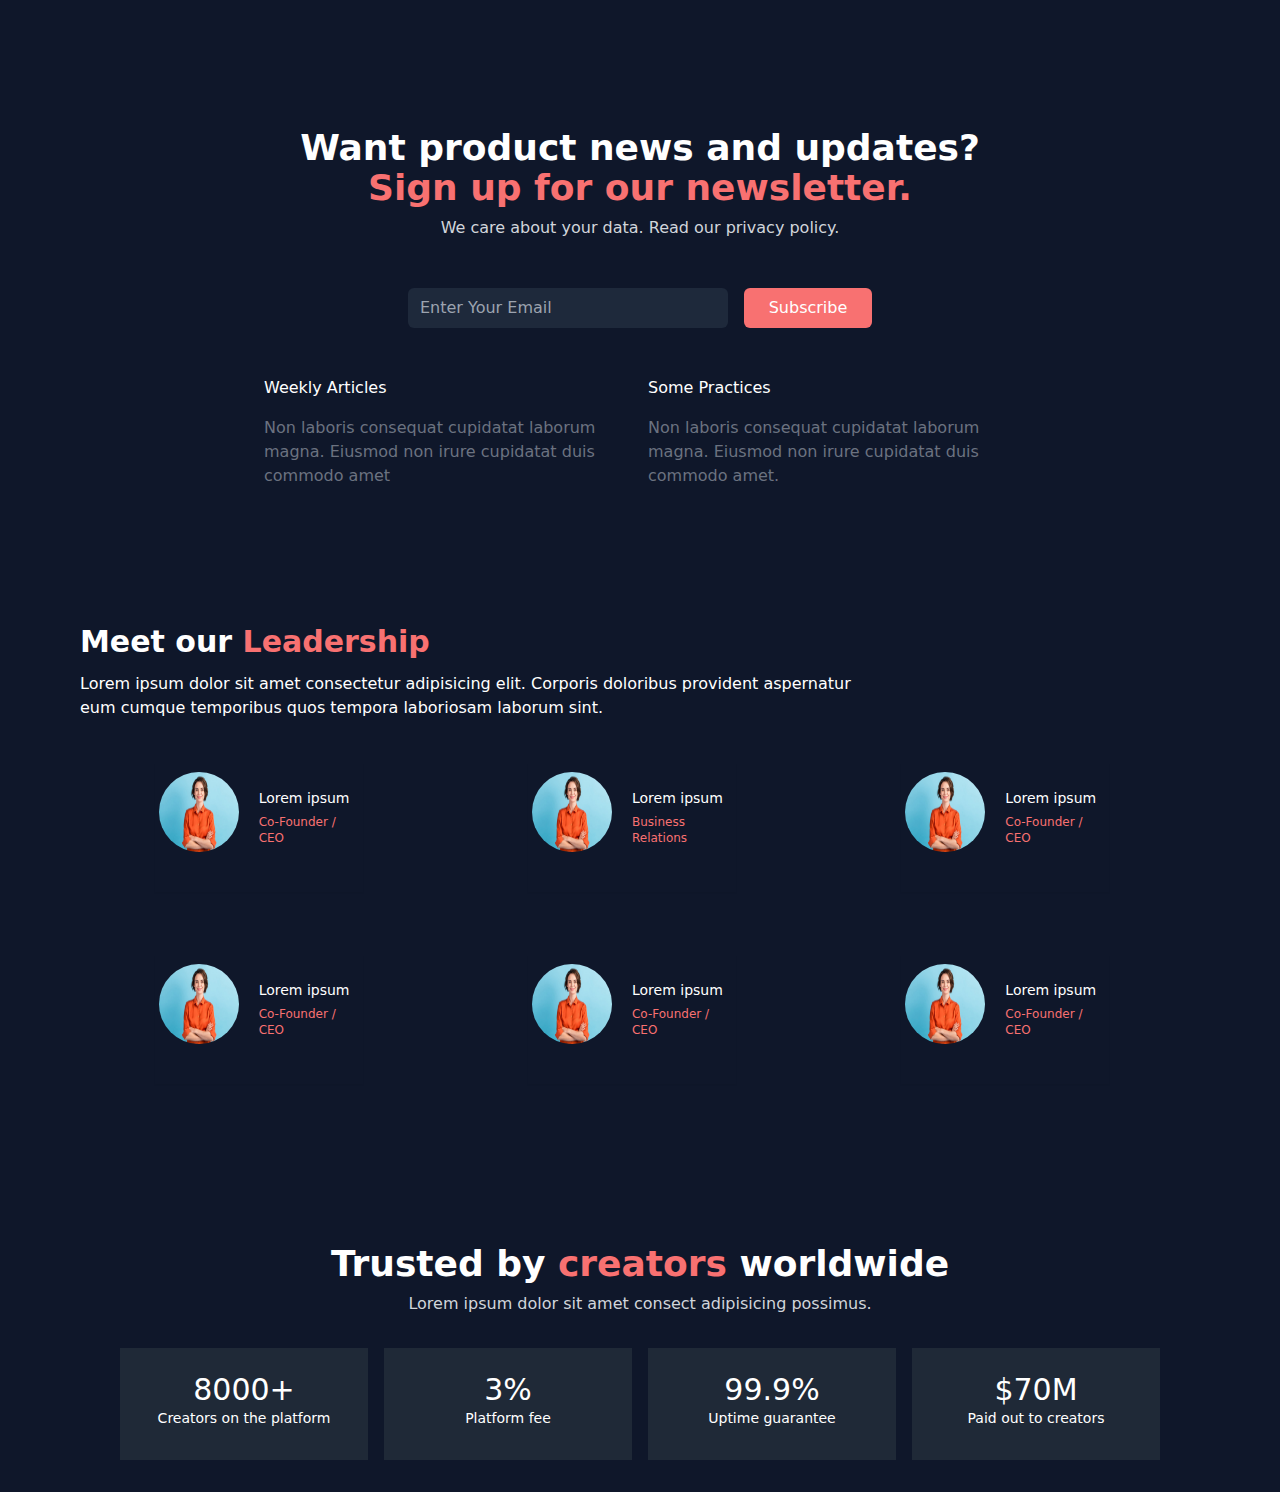
<file: main/index.html>
<!DOCTYPE html>
<html lang="en">
<head>
    <meta charset="UTF-8">
    <meta name="viewport" content="width=device-width, initial-scale=1.0">
    <title>TailWind-CSS</title>
    <link rel="stylesheet" href="style.css">
</head>

    <body class="bg-slate-900">

   <div class="mt-32 text-center">
    <h2 class="text-white font-bold text-4xl">Want product news and updates?</h2>
    <h2 class="text-red-400 font-bold text-4xl">Sign up for our newsletter.</h2>
    <h2 class="text-gray-300 font-normal text-md mt-2 ">We care about your data. Read our privacy policy.</h2>   </div>
    <div class="text-center">
        <div ><input class="mt-12 w-80 px-3 py-2 bg-slate-800 rounded-md text-gray-500" type="text" name="" id="" placeholder="Enter Your Email"><button class="bg-red-400 mt-6 text-center shadow-slate-200 text-white p-2 w-32 ml-4 rounded-md hover:text-red-400 hover:bg-white transition duration-150 ease">Subscribe</button></div>
    </div>  

     <div class="flex mt-10 justify-center">
        <div class="w-96">
        <h3 class="text-white p-2">Weekly Articles</h3>
        <p class="text-gray-500 p-2">Non laboris consequat cupidatat laborum magna. Eiusmod non irure cupidatat duis commodo amet</p>
        </div>
        <div class="w-96">
        <h3 class="text-white p-2">Some Practices</h3>
        <p class="text-gray-500 p-2">Non laboris consequat cupidatat laborum magna. Eiusmod non irure cupidatat duis commodo amet.</p>
        </div>
    </div>
    
    <div class="mt-32 mx-20">
      <h2 class="text-white font-bold text-3xl">Meet our <span class="text-red-400">Leadership</span></h2>
      <p class="text-white my-3">Lorem ipsum dolor sit amet consectetur adipisicing elit. Corporis doloribus provident aspernatur <br> eum cumque temporibus quos tempora laboriosam laborum sint.</p>

      <div class="grid grid-cols-1 md:grid-cols-2 lg:grid-cols-3 h-96 w-full place-items-center">
        <div class="w-52 h-32 shadow-sm mr-4 py-2 px-1  grid grid-cols-2">
          <img src="person.jpg" alt="" class="w-20 h-20 rounded-full">
          <div class="mt-4">
              <p class="text-white justify-center text-sm">Lorem ipsum</p>
              <p class="text-red-400 pt-1.5 text-xs">Co-Founder / CEO</p>
          </div>
      </div>
      <div class="w-52 h-32 shadow-sm mr-4 py-2 px-1  grid grid-cols-2">
        <img src="person.jpg" alt="" class="w-20 h-20 rounded-full">
        <div class="mt-4">
            <p class="text-white justify-center text-sm">Lorem ipsum</p>
            <p class="text-red-400 pt-1.5 text-xs">Business Relations</p>
        </div>
    </div>
    <div class="w-52 h-32 shadow-sm mr-4 py-2 px-1  grid grid-cols-2">
      <img src="person.jpg" alt="" class="w-20 h-20 rounded-full">
      <div class="mt-4">
          <p class="text-white justify-center text-sm">Lorem ipsum</p>
          <p class="text-red-400 pt-1.5 text-xs">Co-Founder / CEO</p>
      </div>
  </div>
  <div class="w-52 h-32 shadow-sm mr-4 py-2 px-1  grid grid-cols-2">
    <img src="person.jpg" alt="" class="w-20 h-20 rounded-full">
    <div class="mt-4">
        <p class="text-white justify-center text-sm">Lorem ipsum</p>
        <p class="text-red-400 pt-1.5 text-xs">Co-Founder / CEO</p>
    </div>
</div>
<div class="w-52 h-32 shadow-sm mr-4 py-2 px-1  grid grid-cols-2">
  <img src="person.jpg" alt="" class="w-20 h-20 rounded-full">
  <div class="mt-4">
      <p class="text-white justify-center text-sm">Lorem ipsum</p>
      <p class="text-red-400 pt-1.5 text-xs">Co-Founder / CEO</p>
  </div>
</div>
<div class="w-52 h-32 shadow-sm mr-4 py-2 px-1  grid grid-cols-2">
  <img src="person.jpg" alt="" class="w-20 h-20 rounded-full">
  <div class="mt-4">  
      <p class="text-white justify-center text-sm">Lorem ipsum</p>
      <p class="text-red-400 pt-1.5 text-xs">Co-Founder / CEO</p>
  </div>
</div>

  </div>  

  <div class="text-center mt-32">
    <h2 class="text-white font-bold text-4xl">Trusted by <span class="text-red-400">creators</span> worldwide</h2>
    <h2 class="text-gray-300 font-normal text-md mt-2 ">Lorem ipsum dolor sit amet consect adipisicing possimus.</h2>
  </div>

  <div class="flex mt-8 mx-8 mb-8">
    <div class="h-28 w-64 bg-gray-800 mx-2">
      <h2 class="text-center text-3xl text-white mt-6">8000+</h2>
      <p class="text-center text-sm text-white">Creators on the platform</p>
    </div>
    <div class="h-28 w-64 bg-gray-800 mx-2">
      <h2 class="text-center text-3xl text-white mt-6">3%</h2>
      <p class="text-center text-sm text-white">Platform fee</p>
    </div>
    <div class="h-28 w-64 bg-gray-800 mx-2">
      <h2 class="text-center text-3xl text-white mt-6">99.9%</h2>
      <p class="text-center text-sm text-white">Uptime guarantee</p>
    </div>
    <div class="h-28 w-64 bg-gray-800 mx-2">
      <h2 class="text-center text-3xl text-white mt-6">$70M</h2>
      <p class="text-center text-sm text-white">Paid out to creators</p>
    </div>
    
    
  </div>
</body>
</html>
</file>
<file: main/style.css>
*, ::before, ::after {
  --tw-border-spacing-x: 0;
  --tw-border-spacing-y: 0;
  --tw-translate-x: 0;
  --tw-translate-y: 0;
  --tw-rotate: 0;
  --tw-skew-x: 0;
  --tw-skew-y: 0;
  --tw-scale-x: 1;
  --tw-scale-y: 1;
  --tw-pan-x:  ;
  --tw-pan-y:  ;
  --tw-pinch-zoom:  ;
  --tw-scroll-snap-strictness: proximity;
  --tw-gradient-from-position:  ;
  --tw-gradient-via-position:  ;
  --tw-gradient-to-position:  ;
  --tw-ordinal:  ;
  --tw-slashed-zero:  ;
  --tw-numeric-figure:  ;
  --tw-numeric-spacing:  ;
  --tw-numeric-fraction:  ;
  --tw-ring-inset:  ;
  --tw-ring-offset-width: 0px;
  --tw-ring-offset-color: #fff;
  --tw-ring-color: rgb(59 130 246 / 0.5);
  --tw-ring-offset-shadow: 0 0 #0000;
  --tw-ring-shadow: 0 0 #0000;
  --tw-shadow: 0 0 #0000;
  --tw-shadow-colored: 0 0 #0000;
  --tw-blur:  ;
  --tw-brightness:  ;
  --tw-contrast:  ;
  --tw-grayscale:  ;
  --tw-hue-rotate:  ;
  --tw-invert:  ;
  --tw-saturate:  ;
  --tw-sepia:  ;
  --tw-drop-shadow:  ;
  --tw-backdrop-blur:  ;
  --tw-backdrop-brightness:  ;
  --tw-backdrop-contrast:  ;
  --tw-backdrop-grayscale:  ;
  --tw-backdrop-hue-rotate:  ;
  --tw-backdrop-invert:  ;
  --tw-backdrop-opacity:  ;
  --tw-backdrop-saturate:  ;
  --tw-backdrop-sepia:  ;
  --tw-contain-size:  ;
  --tw-contain-layout:  ;
  --tw-contain-paint:  ;
  --tw-contain-style:  ;
}

::backdrop {
  --tw-border-spacing-x: 0;
  --tw-border-spacing-y: 0;
  --tw-translate-x: 0;
  --tw-translate-y: 0;
  --tw-rotate: 0;
  --tw-skew-x: 0;
  --tw-skew-y: 0;
  --tw-scale-x: 1;
  --tw-scale-y: 1;
  --tw-pan-x:  ;
  --tw-pan-y:  ;
  --tw-pinch-zoom:  ;
  --tw-scroll-snap-strictness: proximity;
  --tw-gradient-from-position:  ;
  --tw-gradient-via-position:  ;
  --tw-gradient-to-position:  ;
  --tw-ordinal:  ;
  --tw-slashed-zero:  ;
  --tw-numeric-figure:  ;
  --tw-numeric-spacing:  ;
  --tw-numeric-fraction:  ;
  --tw-ring-inset:  ;
  --tw-ring-offset-width: 0px;
  --tw-ring-offset-color: #fff;
  --tw-ring-color: rgb(59 130 246 / 0.5);
  --tw-ring-offset-shadow: 0 0 #0000;
  --tw-ring-shadow: 0 0 #0000;
  --tw-shadow: 0 0 #0000;
  --tw-shadow-colored: 0 0 #0000;
  --tw-blur:  ;
  --tw-brightness:  ;
  --tw-contrast:  ;
  --tw-grayscale:  ;
  --tw-hue-rotate:  ;
  --tw-invert:  ;
  --tw-saturate:  ;
  --tw-sepia:  ;
  --tw-drop-shadow:  ;
  --tw-backdrop-blur:  ;
  --tw-backdrop-brightness:  ;
  --tw-backdrop-contrast:  ;
  --tw-backdrop-grayscale:  ;
  --tw-backdrop-hue-rotate:  ;
  --tw-backdrop-invert:  ;
  --tw-backdrop-opacity:  ;
  --tw-backdrop-saturate:  ;
  --tw-backdrop-sepia:  ;
  --tw-contain-size:  ;
  --tw-contain-layout:  ;
  --tw-contain-paint:  ;
  --tw-contain-style:  ;
}

/*
! tailwindcss v3.4.13 | MIT License | https://tailwindcss.com
*/

/*
1. Prevent padding and border from affecting element width. (https://github.com/mozdevs/cssremedy/issues/4)
2. Allow adding a border to an element by just adding a border-width. (https://github.com/tailwindcss/tailwindcss/pull/116)
*/

*,
::before,
::after {
  box-sizing: border-box;
  /* 1 */
  border-width: 0;
  /* 2 */
  border-style: solid;
  /* 2 */
  border-color: #e5e7eb;
  /* 2 */
}

::before,
::after {
  --tw-content: '';
}

/*
1. Use a consistent sensible line-height in all browsers.
2. Prevent adjustments of font size after orientation changes in iOS.
3. Use a more readable tab size.
4. Use the user's configured `sans` font-family by default.
5. Use the user's configured `sans` font-feature-settings by default.
6. Use the user's configured `sans` font-variation-settings by default.
7. Disable tap highlights on iOS
*/

html,
:host {
  line-height: 1.5;
  /* 1 */
  -webkit-text-size-adjust: 100%;
  /* 2 */
  -moz-tab-size: 4;
  /* 3 */
  -o-tab-size: 4;
     tab-size: 4;
  /* 3 */
  font-family: ui-sans-serif, system-ui, sans-serif, "Apple Color Emoji", "Segoe UI Emoji", "Segoe UI Symbol", "Noto Color Emoji";
  /* 4 */
  font-feature-settings: normal;
  /* 5 */
  font-variation-settings: normal;
  /* 6 */
  -webkit-tap-highlight-color: transparent;
  /* 7 */
}

/*
1. Remove the margin in all browsers.
2. Inherit line-height from `html` so users can set them as a class directly on the `html` element.
*/

body {
  margin: 0;
  /* 1 */
  line-height: inherit;
  /* 2 */
}

/*
1. Add the correct height in Firefox.
2. Correct the inheritance of border color in Firefox. (https://bugzilla.mozilla.org/show_bug.cgi?id=190655)
3. Ensure horizontal rules are visible by default.
*/

hr {
  height: 0;
  /* 1 */
  color: inherit;
  /* 2 */
  border-top-width: 1px;
  /* 3 */
}

/*
Add the correct text decoration in Chrome, Edge, and Safari.
*/

abbr:where([title]) {
  -webkit-text-decoration: underline dotted;
          text-decoration: underline dotted;
}

/*
Remove the default font size and weight for headings.
*/

h1,
h2,
h3,
h4,
h5,
h6 {
  font-size: inherit;
  font-weight: inherit;
}

/*
Reset links to optimize for opt-in styling instead of opt-out.
*/

a {
  color: inherit;
  text-decoration: inherit;
}

/*
Add the correct font weight in Edge and Safari.
*/

b,
strong {
  font-weight: bolder;
}

/*
1. Use the user's configured `mono` font-family by default.
2. Use the user's configured `mono` font-feature-settings by default.
3. Use the user's configured `mono` font-variation-settings by default.
4. Correct the odd `em` font sizing in all browsers.
*/

code,
kbd,
samp,
pre {
  font-family: ui-monospace, SFMono-Regular, Menlo, Monaco, Consolas, "Liberation Mono", "Courier New", monospace;
  /* 1 */
  font-feature-settings: normal;
  /* 2 */
  font-variation-settings: normal;
  /* 3 */
  font-size: 1em;
  /* 4 */
}

/*
Add the correct font size in all browsers.
*/

small {
  font-size: 80%;
}

/*
Prevent `sub` and `sup` elements from affecting the line height in all browsers.
*/

sub,
sup {
  font-size: 75%;
  line-height: 0;
  position: relative;
  vertical-align: baseline;
}

sub {
  bottom: -0.25em;
}

sup {
  top: -0.5em;
}

/*
1. Remove text indentation from table contents in Chrome and Safari. (https://bugs.chromium.org/p/chromium/issues/detail?id=999088, https://bugs.webkit.org/show_bug.cgi?id=201297)
2. Correct table border color inheritance in all Chrome and Safari. (https://bugs.chromium.org/p/chromium/issues/detail?id=935729, https://bugs.webkit.org/show_bug.cgi?id=195016)
3. Remove gaps between table borders by default.
*/

table {
  text-indent: 0;
  /* 1 */
  border-color: inherit;
  /* 2 */
  border-collapse: collapse;
  /* 3 */
}

/*
1. Change the font styles in all browsers.
2. Remove the margin in Firefox and Safari.
3. Remove default padding in all browsers.
*/

button,
input,
optgroup,
select,
textarea {
  font-family: inherit;
  /* 1 */
  font-feature-settings: inherit;
  /* 1 */
  font-variation-settings: inherit;
  /* 1 */
  font-size: 100%;
  /* 1 */
  font-weight: inherit;
  /* 1 */
  line-height: inherit;
  /* 1 */
  letter-spacing: inherit;
  /* 1 */
  color: inherit;
  /* 1 */
  margin: 0;
  /* 2 */
  padding: 0;
  /* 3 */
}

/*
Remove the inheritance of text transform in Edge and Firefox.
*/

button,
select {
  text-transform: none;
}

/*
1. Correct the inability to style clickable types in iOS and Safari.
2. Remove default button styles.
*/

button,
input:where([type='button']),
input:where([type='reset']),
input:where([type='submit']) {
  -webkit-appearance: button;
  /* 1 */
  background-color: transparent;
  /* 2 */
  background-image: none;
  /* 2 */
}

/*
Use the modern Firefox focus style for all focusable elements.
*/

:-moz-focusring {
  outline: auto;
}

/*
Remove the additional `:invalid` styles in Firefox. (https://github.com/mozilla/gecko-dev/blob/2f9eacd9d3d995c937b4251a5557d95d494c9be1/layout/style/res/forms.css#L728-L737)
*/

:-moz-ui-invalid {
  box-shadow: none;
}

/*
Add the correct vertical alignment in Chrome and Firefox.
*/

progress {
  vertical-align: baseline;
}

/*
Correct the cursor style of increment and decrement buttons in Safari.
*/

::-webkit-inner-spin-button,
::-webkit-outer-spin-button {
  height: auto;
}

/*
1. Correct the odd appearance in Chrome and Safari.
2. Correct the outline style in Safari.
*/

[type='search'] {
  -webkit-appearance: textfield;
  /* 1 */
  outline-offset: -2px;
  /* 2 */
}

/*
Remove the inner padding in Chrome and Safari on macOS.
*/

::-webkit-search-decoration {
  -webkit-appearance: none;
}

/*
1. Correct the inability to style clickable types in iOS and Safari.
2. Change font properties to `inherit` in Safari.
*/

::-webkit-file-upload-button {
  -webkit-appearance: button;
  /* 1 */
  font: inherit;
  /* 2 */
}

/*
Add the correct display in Chrome and Safari.
*/

summary {
  display: list-item;
}

/*
Removes the default spacing and border for appropriate elements.
*/

blockquote,
dl,
dd,
h1,
h2,
h3,
h4,
h5,
h6,
hr,
figure,
p,
pre {
  margin: 0;
}

fieldset {
  margin: 0;
  padding: 0;
}

legend {
  padding: 0;
}

ol,
ul,
menu {
  list-style: none;
  margin: 0;
  padding: 0;
}

/*
Reset default styling for dialogs.
*/

dialog {
  padding: 0;
}

/*
Prevent resizing textareas horizontally by default.
*/

textarea {
  resize: vertical;
}

/*
1. Reset the default placeholder opacity in Firefox. (https://github.com/tailwindlabs/tailwindcss/issues/3300)
2. Set the default placeholder color to the user's configured gray 400 color.
*/

input::-moz-placeholder, textarea::-moz-placeholder {
  opacity: 1;
  /* 1 */
  color: #9ca3af;
  /* 2 */
}

input::placeholder,
textarea::placeholder {
  opacity: 1;
  /* 1 */
  color: #9ca3af;
  /* 2 */
}

/*
Set the default cursor for buttons.
*/

button,
[role="button"] {
  cursor: pointer;
}

/*
Make sure disabled buttons don't get the pointer cursor.
*/

:disabled {
  cursor: default;
}

/*
1. Make replaced elements `display: block` by default. (https://github.com/mozdevs/cssremedy/issues/14)
2. Add `vertical-align: middle` to align replaced elements more sensibly by default. (https://github.com/jensimmons/cssremedy/issues/14#issuecomment-634934210)
   This can trigger a poorly considered lint error in some tools but is included by design.
*/

img,
svg,
video,
canvas,
audio,
iframe,
embed,
object {
  display: block;
  /* 1 */
  vertical-align: middle;
  /* 2 */
}

/*
Constrain images and videos to the parent width and preserve their intrinsic aspect ratio. (https://github.com/mozdevs/cssremedy/issues/14)
*/

img,
video {
  max-width: 100%;
  height: auto;
}

/* Make elements with the HTML hidden attribute stay hidden by default */

[hidden] {
  display: none;
}

.inset-2\/4 {
  inset: 50%;
}

.isolate {
  isolation: isolate;
}

.m-2 {
  margin: 0.5rem;
}

.mx-20 {
  margin-left: 5rem;
  margin-right: 5rem;
}

.mx-auto {
  margin-left: auto;
  margin-right: auto;
}

.my-3 {
  margin-top: 0.75rem;
  margin-bottom: 0.75rem;
}

.my-4 {
  margin-top: 1rem;
  margin-bottom: 1rem;
}

.mx-4 {
  margin-left: 1rem;
  margin-right: 1rem;
}

.mx-2 {
  margin-left: 0.5rem;
  margin-right: 0.5rem;
}

.mx-6 {
  margin-left: 1.5rem;
  margin-right: 1.5rem;
}

.mx-8 {
  margin-left: 2rem;
  margin-right: 2rem;
}

.my-auto {
  margin-top: auto;
  margin-bottom: auto;
}

.mx-10 {
  margin-left: 2.5rem;
  margin-right: 2.5rem;
}

.mx-\[25px\] {
  margin-left: 25px;
  margin-right: 25px;
}

.ml-4 {
  margin-left: 1rem;
}

.mr-4 {
  margin-right: 1rem;
}

.mt-1 {
  margin-top: 0.25rem;
}

.mt-12 {
  margin-top: 3rem;
}

.mt-2 {
  margin-top: 0.5rem;
}

.mt-28 {
  margin-top: 7rem;
}

.mt-3 {
  margin-top: 0.75rem;
}

.mt-32 {
  margin-top: 8rem;
}

.mt-6 {
  margin-top: 1.5rem;
}

.ml-2 {
  margin-left: 0.5rem;
}

.mr-3 {
  margin-right: 0.75rem;
}

.mr-5 {
  margin-right: 1.25rem;
}

.mt-4 {
  margin-top: 1rem;
}

.mt-8 {
  margin-top: 2rem;
}

.mb-8 {
  margin-bottom: 2rem;
}

.mt-10 {
  margin-top: 2.5rem;
}

.ml-10 {
  margin-left: 2.5rem;
}

.block {
  display: block;
}

.flex {
  display: flex;
}

.grid {
  display: grid;
}

.hidden {
  display: none;
}

.h-12 {
  height: 3rem;
}

.h-14 {
  height: 3.5rem;
}

.h-32 {
  height: 8rem;
}

.h-40 {
  height: 10rem;
}

.h-48 {
  height: 12rem;
}

.h-full {
  height: 100%;
}

.h-screen {
  height: 100vh;
}

.h-96 {
  height: 24rem;
}

.h-16 {
  height: 4rem;
}

.h-24 {
  height: 6rem;
}

.h-20 {
  height: 5rem;
}

.h-28 {
  height: 7rem;
}

.min-h-screen {
  min-height: 100vh;
}

.w-12 {
  width: 3rem;
}

.w-14 {
  width: 3.5rem;
}

.w-32 {
  width: 8rem;
}

.w-64 {
  width: 16rem;
}

.w-80 {
  width: 20rem;
}

.w-\[360px\] {
  width: 360px;
}

.w-full {
  width: 100%;
}

.w-16 {
  width: 4rem;
}

.w-48 {
  width: 12rem;
}

.w-52 {
  width: 13rem;
}

.w-24 {
  width: 6rem;
}

.w-20 {
  width: 5rem;
}

.w-72 {
  width: 18rem;
}

.w-56 {
  width: 14rem;
}

.w-96 {
  width: 24rem;
}

.max-w-2xl {
  max-width: 42rem;
}

.max-w-sm {
  max-width: 24rem;
}

.cursor-pointer {
  cursor: pointer;
}

.grid-cols-1 {
  grid-template-columns: repeat(1, minmax(0, 1fr));
}

.grid-cols-2 {
  grid-template-columns: repeat(2, minmax(0, 1fr));
}

.place-content-center {
  place-content: center;
}

.place-items-center {
  place-items: center;
}

.items-center {
  align-items: center;
}

.justify-center {
  justify-content: center;
}

.justify-between {
  justify-content: space-between;
}

.gap-3 {
  gap: 0.75rem;
}

.gap-2 {
  gap: 0.5rem;
}

.gap-1 {
  gap: 0.25rem;
}

.space-x-4 > :not([hidden]) ~ :not([hidden]) {
  --tw-space-x-reverse: 0;
  margin-right: calc(1rem * var(--tw-space-x-reverse));
  margin-left: calc(1rem * calc(1 - var(--tw-space-x-reverse)));
}

.overflow-hidden {
  overflow: hidden;
}

.rounded-full {
  border-radius: 9999px;
}

.rounded-md {
  border-radius: 0.375rem;
}

.rounded-xl {
  border-radius: 0.75rem;
}

.rounded {
  border-radius: 0.25rem;
}

.bg-red-400 {
  --tw-bg-opacity: 1;
  background-color: rgb(248 113 113 / var(--tw-bg-opacity));
}

.bg-red-700 {
  --tw-bg-opacity: 1;
  background-color: rgb(185 28 28 / var(--tw-bg-opacity));
}

.bg-sky-500 {
  --tw-bg-opacity: 1;
  background-color: rgb(14 165 233 / var(--tw-bg-opacity));
}

.bg-slate-800 {
  --tw-bg-opacity: 1;
  background-color: rgb(30 41 59 / var(--tw-bg-opacity));
}

.bg-slate-900 {
  --tw-bg-opacity: 1;
  background-color: rgb(15 23 42 / var(--tw-bg-opacity));
}

.bg-white {
  --tw-bg-opacity: 1;
  background-color: rgb(255 255 255 / var(--tw-bg-opacity));
}

.bg-gray-800 {
  --tw-bg-opacity: 1;
  background-color: rgb(31 41 55 / var(--tw-bg-opacity));
}

.bg-red-100 {
  --tw-bg-opacity: 1;
  background-color: rgb(254 226 226 / var(--tw-bg-opacity));
}

.object-cover {
  -o-object-fit: cover;
     object-fit: cover;
}

.p-1 {
  padding: 0.25rem;
}

.p-2 {
  padding: 0.5rem;
}

.p-3 {
  padding: 0.75rem;
}

.p-5 {
  padding: 1.25rem;
}

.px-2 {
  padding-left: 0.5rem;
  padding-right: 0.5rem;
}

.px-3 {
  padding-left: 0.75rem;
  padding-right: 0.75rem;
}

.px-6 {
  padding-left: 1.5rem;
  padding-right: 1.5rem;
}

.py-2 {
  padding-top: 0.5rem;
  padding-bottom: 0.5rem;
}

.py-24 {
  padding-top: 6rem;
  padding-bottom: 6rem;
}

.px-1 {
  padding-left: 0.25rem;
  padding-right: 0.25rem;
}

.px-4 {
  padding-left: 1rem;
  padding-right: 1rem;
}

.pt-2 {
  padding-top: 0.5rem;
}

.pt-1\.5 {
  padding-top: 0.375rem;
}

.text-center {
  text-align: center;
}

.text-2xl {
  font-size: 1.5rem;
  line-height: 2rem;
}

.text-3xl {
  font-size: 1.875rem;
  line-height: 2.25rem;
}

.text-4xl {
  font-size: 2.25rem;
  line-height: 2.5rem;
}

.text-base {
  font-size: 1rem;
  line-height: 1.5rem;
}

.text-lg {
  font-size: 1.125rem;
  line-height: 1.75rem;
}

.text-sm {
  font-size: 0.875rem;
  line-height: 1.25rem;
}

.text-xs {
  font-size: 0.75rem;
  line-height: 1rem;
}

.font-bold {
  font-weight: 700;
}

.font-medium {
  font-weight: 500;
}

.font-normal {
  font-weight: 400;
}

.font-semibold {
  font-weight: 600;
}

.uppercase {
  text-transform: uppercase;
}

.leading-8 {
  line-height: 2rem;
}

.-tracking-wide {
  letter-spacing: -0.025em;
}

.tracking-tight {
  letter-spacing: -0.025em;
}

.text-gray-300 {
  --tw-text-opacity: 1;
  color: rgb(209 213 219 / var(--tw-text-opacity));
}

.text-gray-500 {
  --tw-text-opacity: 1;
  color: rgb(107 114 128 / var(--tw-text-opacity));
}

.text-gray-600 {
  --tw-text-opacity: 1;
  color: rgb(75 85 99 / var(--tw-text-opacity));
}

.text-gray-900 {
  --tw-text-opacity: 1;
  color: rgb(17 24 39 / var(--tw-text-opacity));
}

.text-red-400 {
  --tw-text-opacity: 1;
  color: rgb(248 113 113 / var(--tw-text-opacity));
}

.text-slate-500 {
  --tw-text-opacity: 1;
  color: rgb(100 116 139 / var(--tw-text-opacity));
}

.text-white {
  --tw-text-opacity: 1;
  color: rgb(255 255 255 / var(--tw-text-opacity));
}

.text-blue-500 {
  --tw-text-opacity: 1;
  color: rgb(59 130 246 / var(--tw-text-opacity));
}

.shadow-lg {
  --tw-shadow: 0 10px 15px -3px rgb(0 0 0 / 0.1), 0 4px 6px -4px rgb(0 0 0 / 0.1);
  --tw-shadow-colored: 0 10px 15px -3px var(--tw-shadow-color), 0 4px 6px -4px var(--tw-shadow-color);
  box-shadow: var(--tw-ring-offset-shadow, 0 0 #0000), var(--tw-ring-shadow, 0 0 #0000), var(--tw-shadow);
}

.shadow-sm {
  --tw-shadow: 0 1px 2px 0 rgb(0 0 0 / 0.05);
  --tw-shadow-colored: 0 1px 2px 0 var(--tw-shadow-color);
  box-shadow: var(--tw-ring-offset-shadow, 0 0 #0000), var(--tw-ring-shadow, 0 0 #0000), var(--tw-shadow);
}

.shadow-slate-200 {
  --tw-shadow-color: #e2e8f0;
  --tw-shadow: var(--tw-shadow-colored);
}

.transition {
  transition-property: color, background-color, border-color, text-decoration-color, fill, stroke, opacity, box-shadow, transform, filter, -webkit-backdrop-filter;
  transition-property: color, background-color, border-color, text-decoration-color, fill, stroke, opacity, box-shadow, transform, filter, backdrop-filter;
  transition-property: color, background-color, border-color, text-decoration-color, fill, stroke, opacity, box-shadow, transform, filter, backdrop-filter, -webkit-backdrop-filter;
  transition-timing-function: cubic-bezier(0.4, 0, 0.2, 1);
  transition-duration: 150ms;
}

.duration-150 {
  transition-duration: 150ms;
}

.hover\:bg-white:hover {
  --tw-bg-opacity: 1;
  background-color: rgb(255 255 255 / var(--tw-bg-opacity));
}

.hover\:text-black:hover {
  --tw-text-opacity: 1;
  color: rgb(0 0 0 / var(--tw-text-opacity));
}

.hover\:text-gray-700:hover {
  --tw-text-opacity: 1;
  color: rgb(55 65 81 / var(--tw-text-opacity));
}

.hover\:text-red-400:hover {
  --tw-text-opacity: 1;
  color: rgb(248 113 113 / var(--tw-text-opacity));
}

@media (min-width: 640px) {
  .sm\:py-32 {
    padding-top: 8rem;
    padding-bottom: 8rem;
  }

  .sm\:text-4xl {
    font-size: 2.25rem;
    line-height: 2.5rem;
  }

  .sm\:text-pink-600 {
    --tw-text-opacity: 1;
    color: rgb(219 39 119 / var(--tw-text-opacity));
  }
}

@media (min-width: 768px) {
  .md\:block {
    display: block;
  }

  .md\:flex {
    display: flex;
  }

  .md\:hidden {
    display: none;
  }

  .md\:h-full {
    height: 100%;
  }

  .md\:w-80 {
    width: 20rem;
  }

  .md\:max-w-2xl {
    max-width: 42rem;
  }

  .md\:grid-cols-2 {
    grid-template-columns: repeat(2, minmax(0, 1fr));
  }

  .md\:px-4 {
    padding-left: 1rem;
    padding-right: 1rem;
  }

  .md\:text-green-500 {
    --tw-text-opacity: 1;
    color: rgb(34 197 94 / var(--tw-text-opacity));
  }
}

@media (min-width: 1024px) {
  .lg\:grid-cols-3 {
    grid-template-columns: repeat(3, minmax(0, 1fr));
  }

  .lg\:px-8 {
    padding-left: 2rem;
    padding-right: 2rem;
  }
}
</file>
